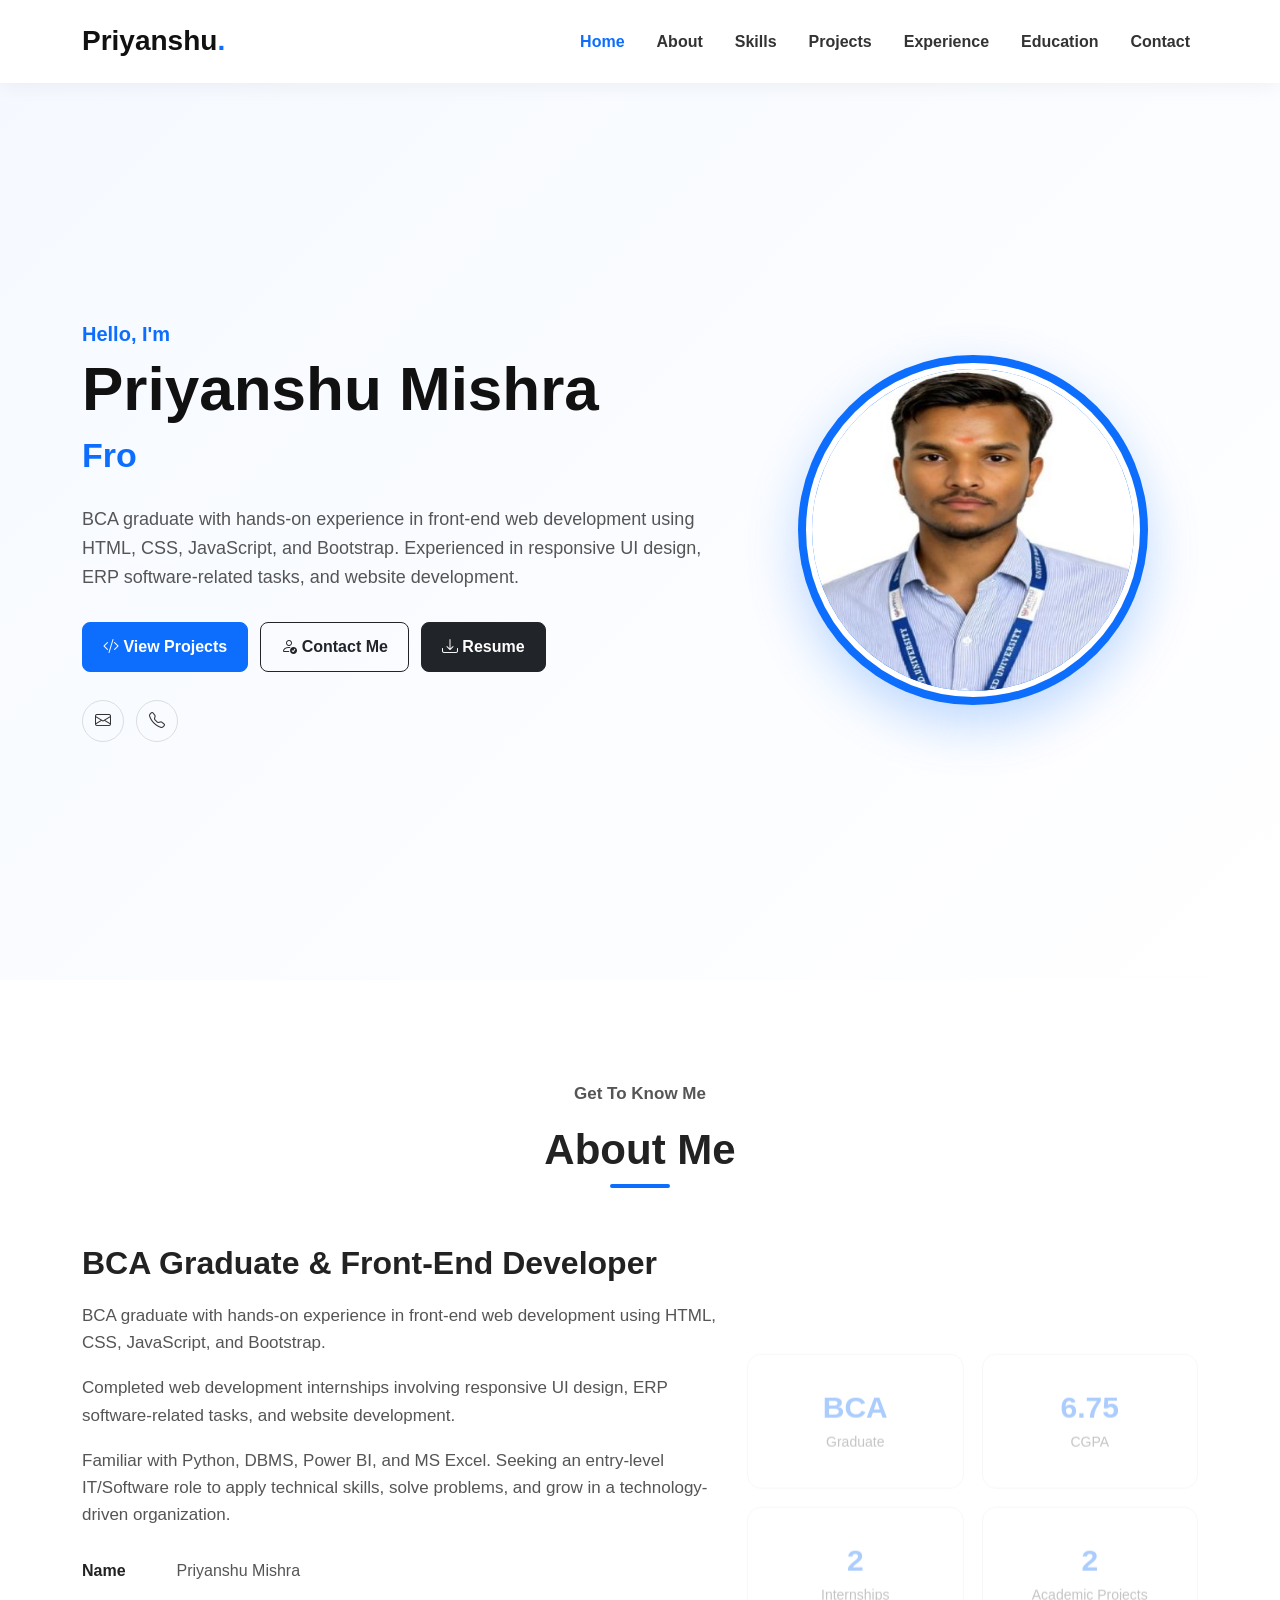
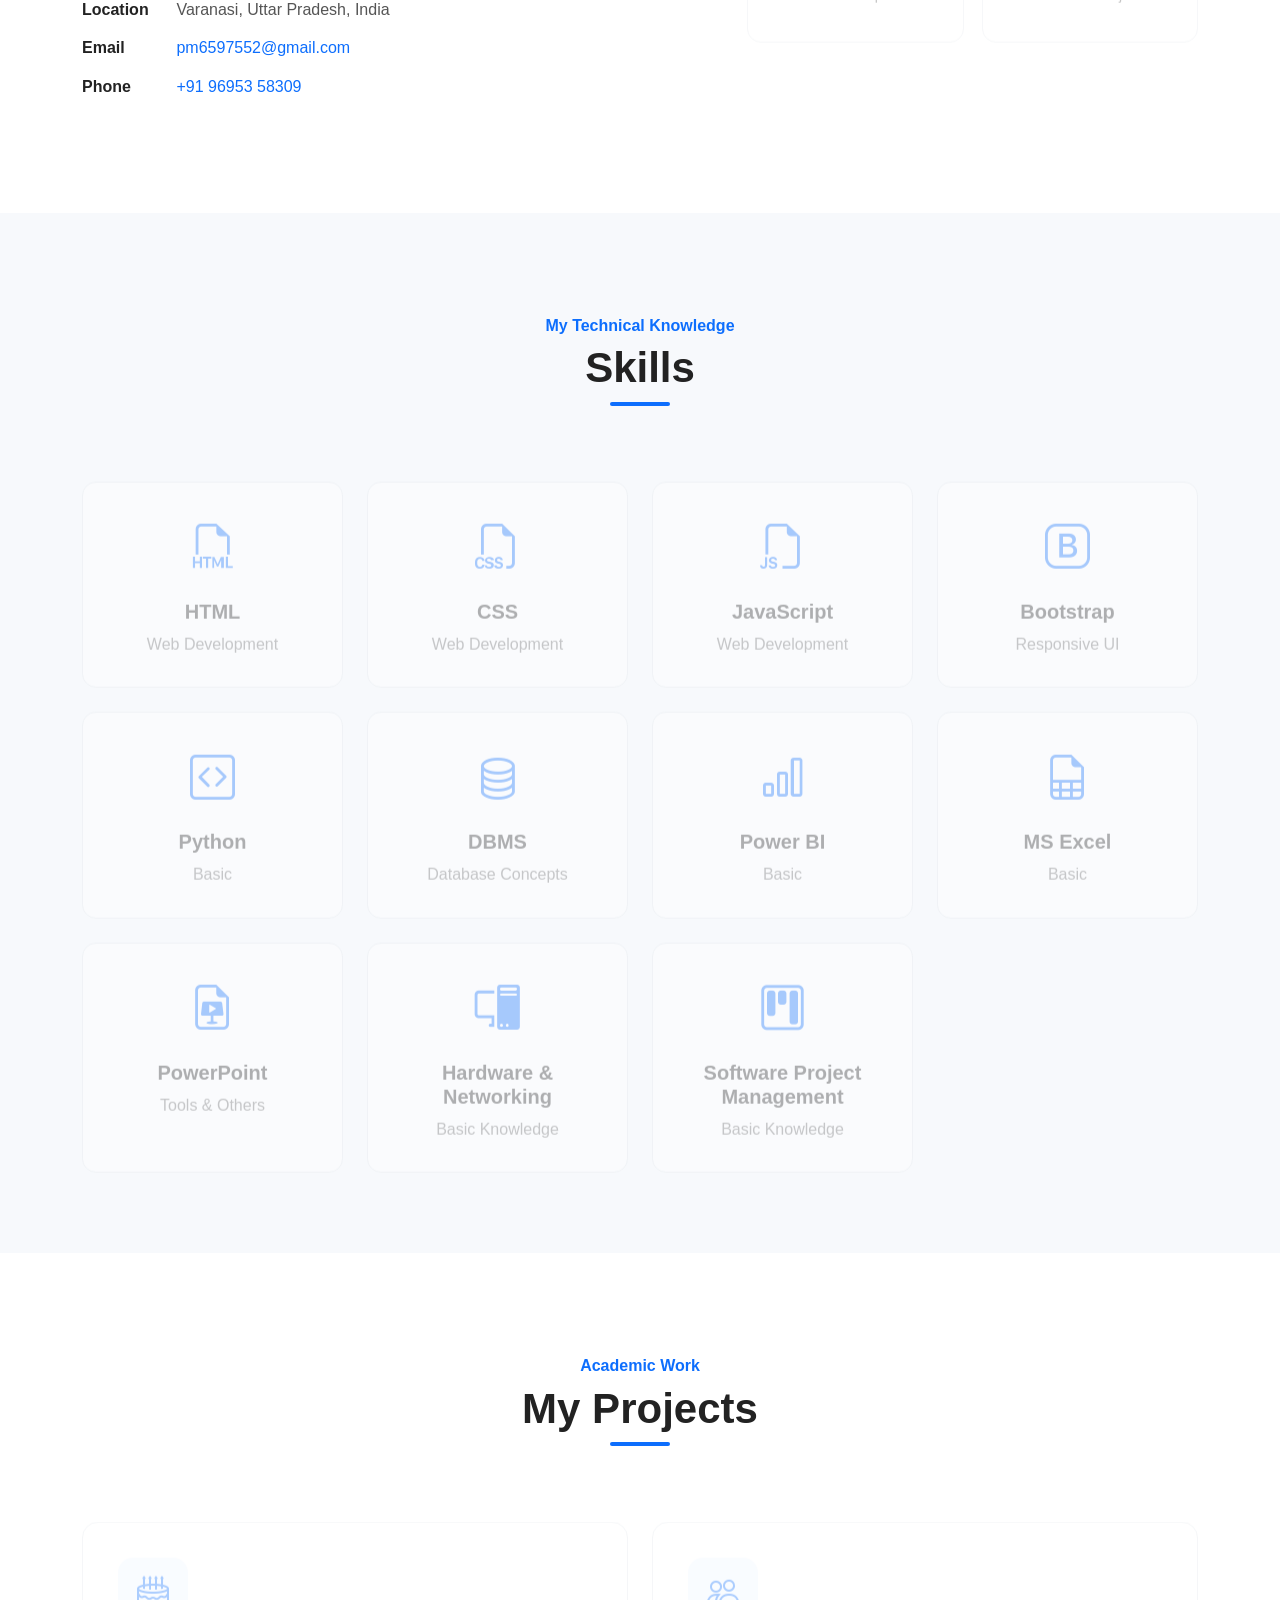
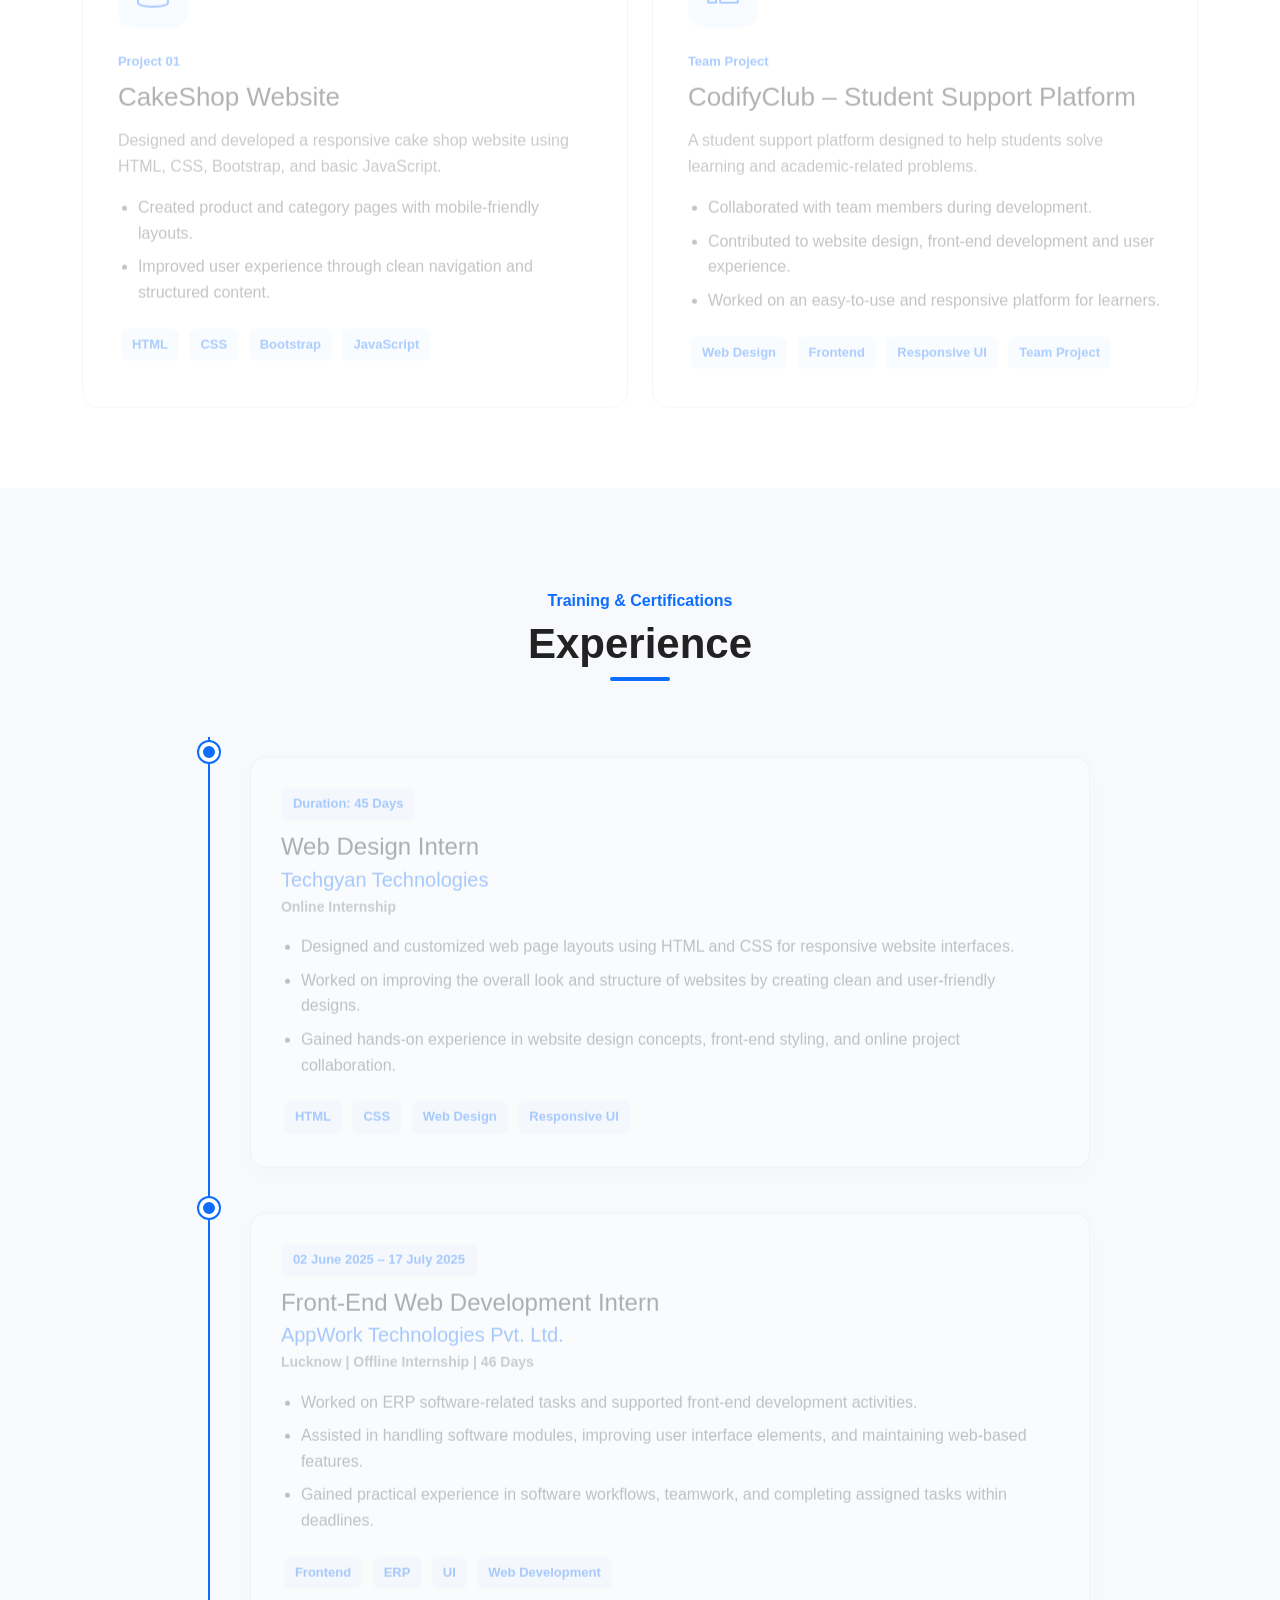
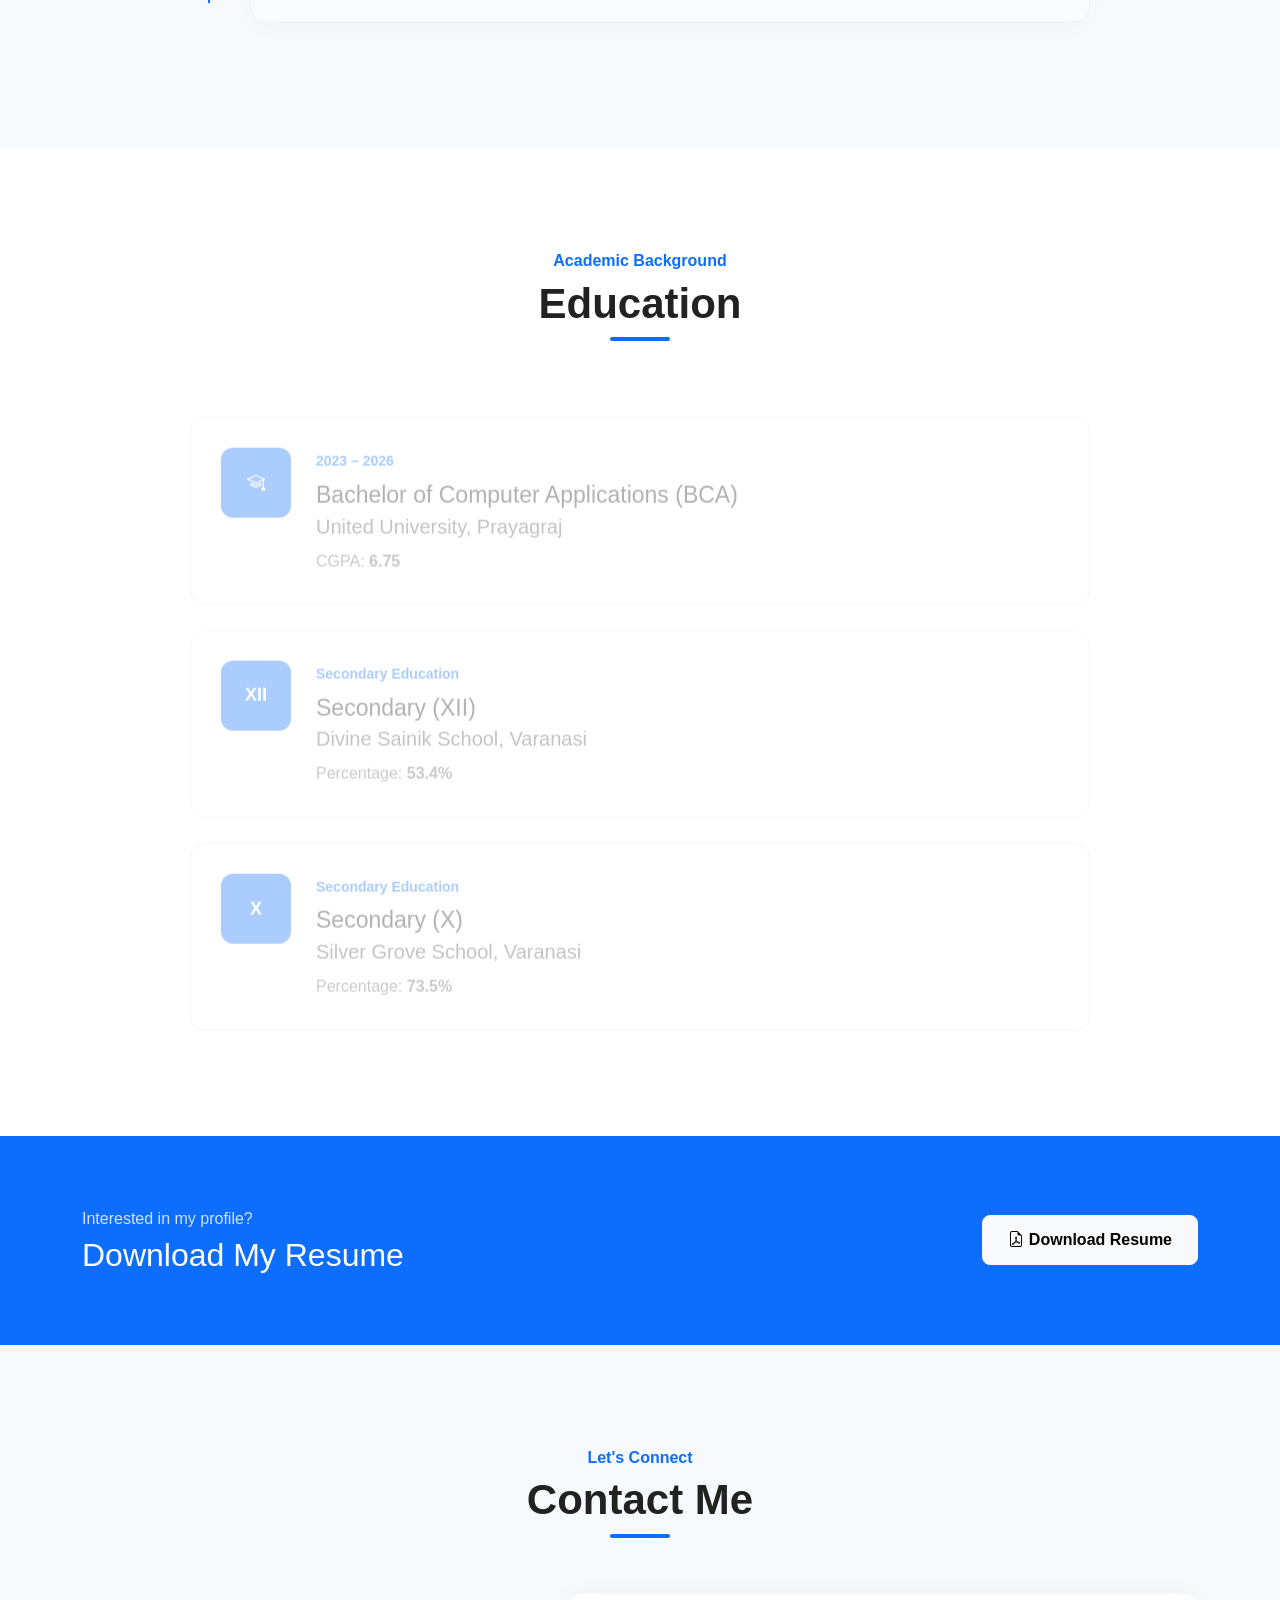
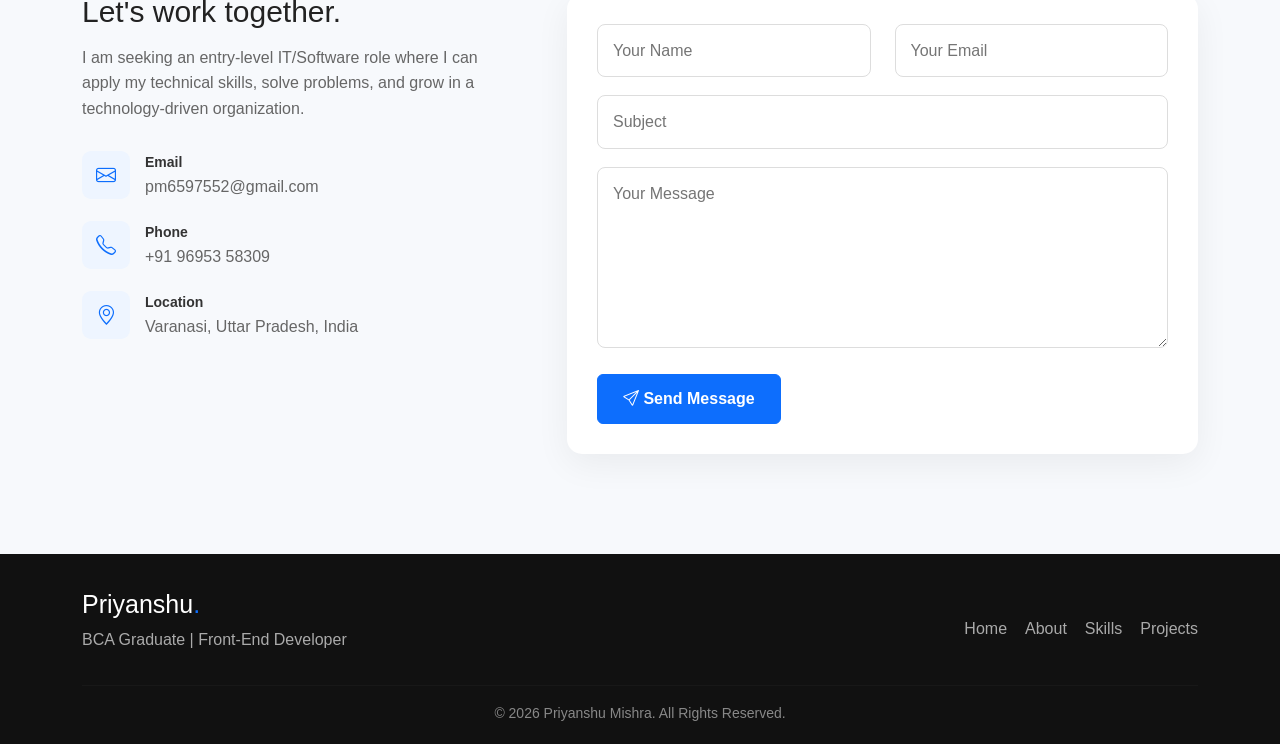
<file: index.html>
<!DOCTYPE html>
<html>
<head>
    <meta charset="UTF-8">
    <meta http-equiv="refresh" content="0; url=Portfolio/index.html">
    <title>Priyanshu Mishra - Portfolio</title>
</head>
<body>
    <p>Opening Portfolio...</p>
</body>
</html>
</file>
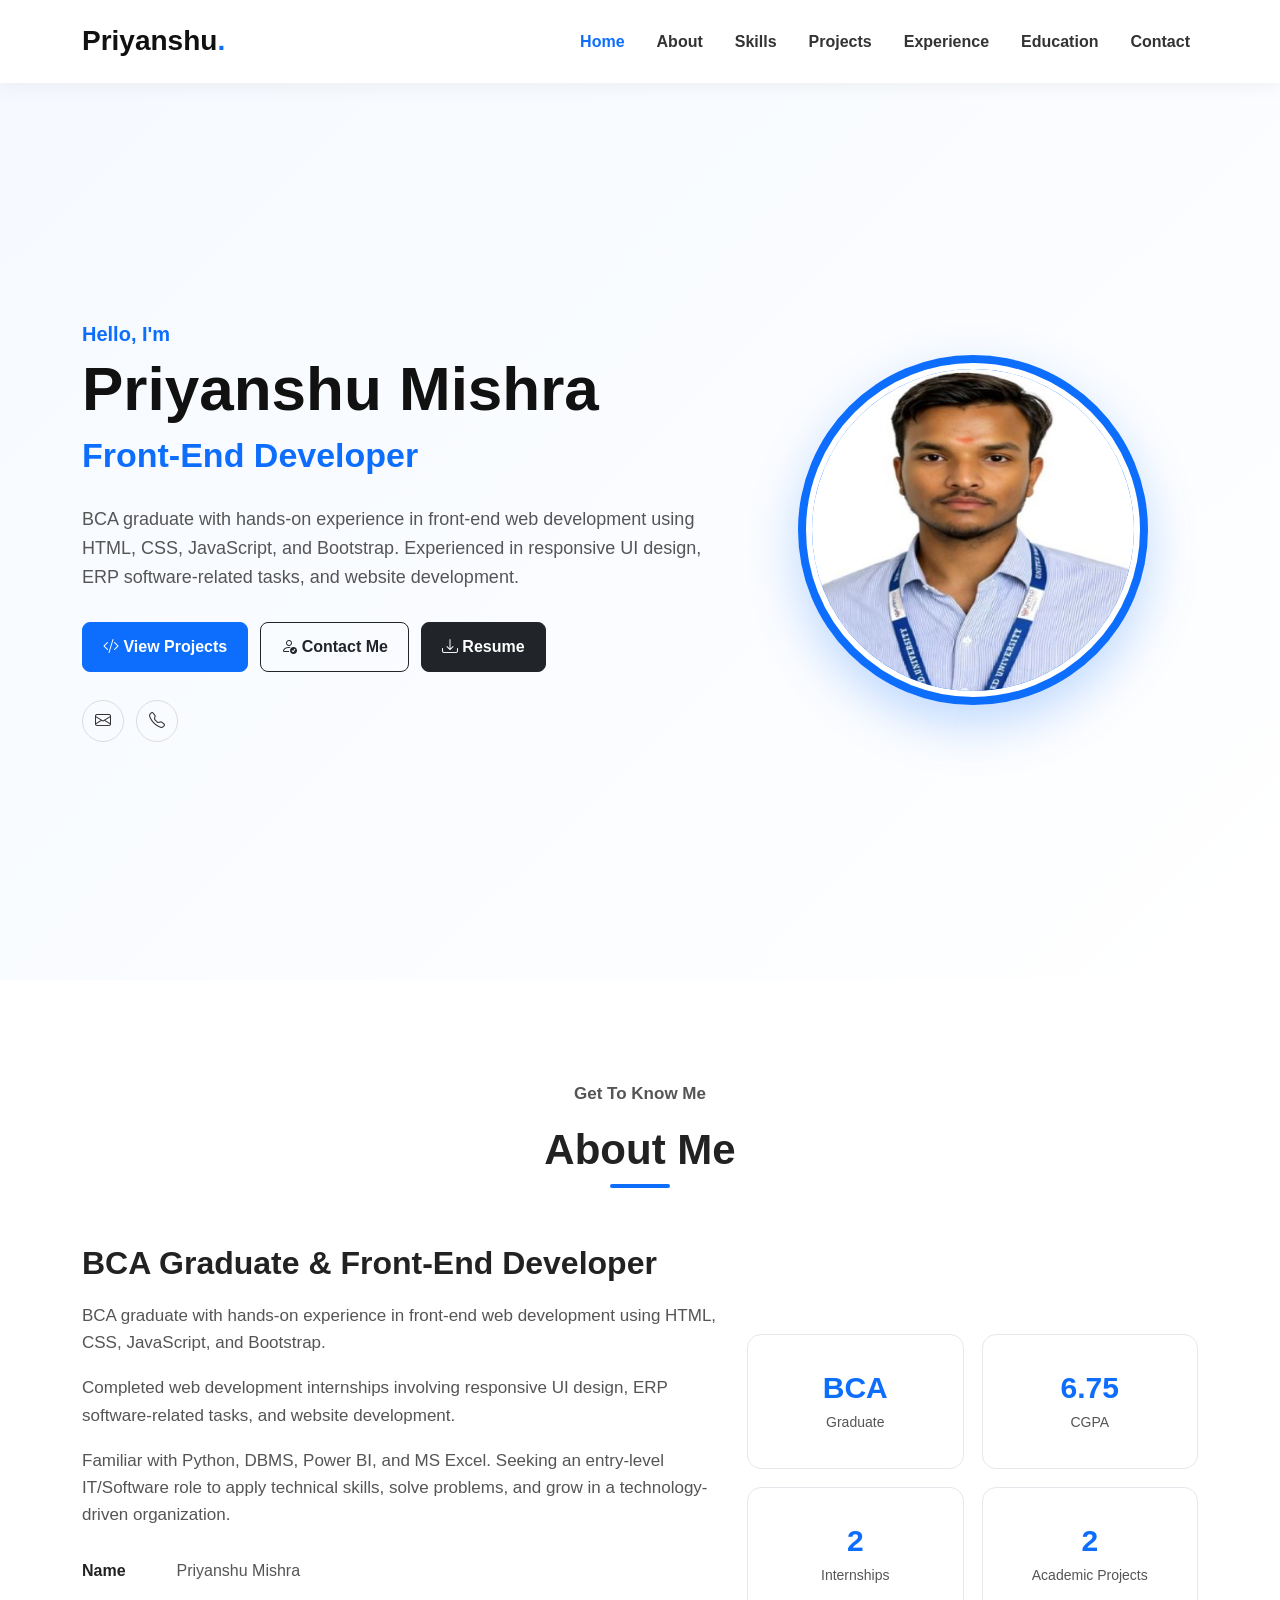
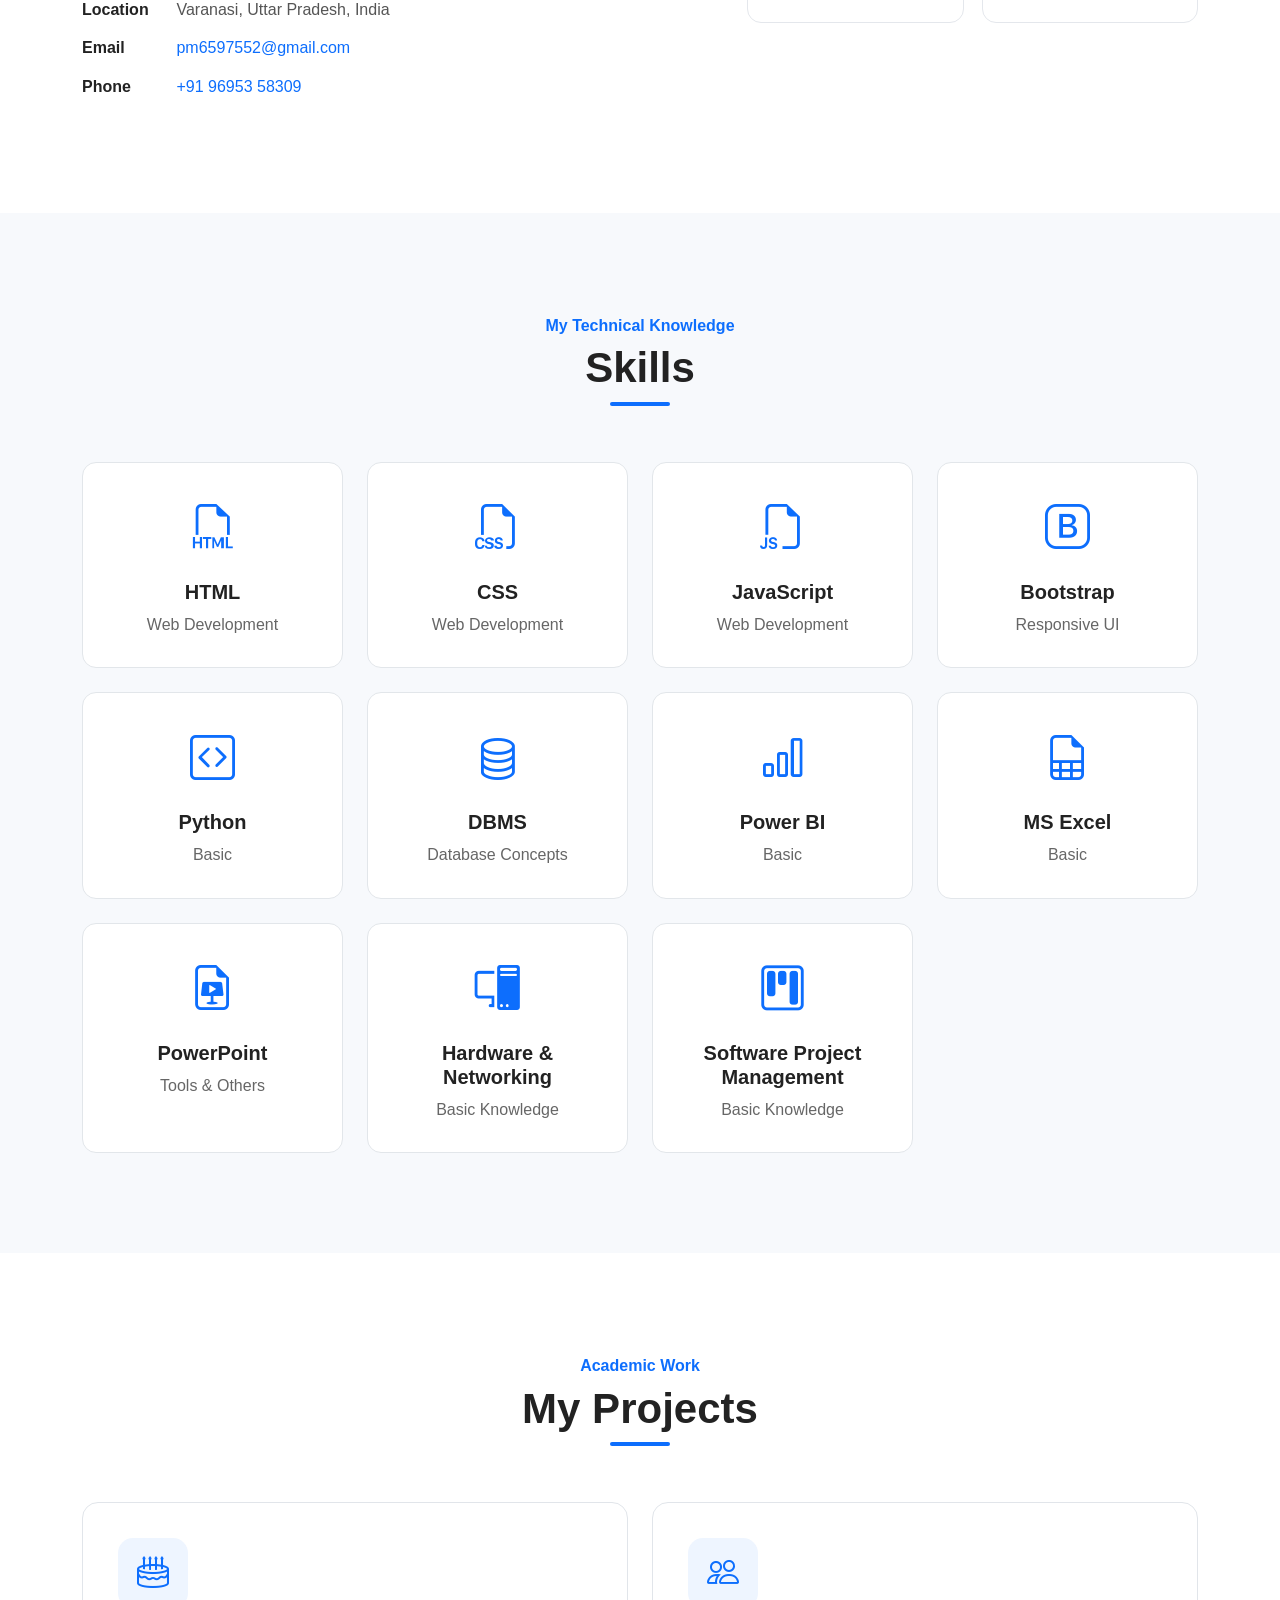
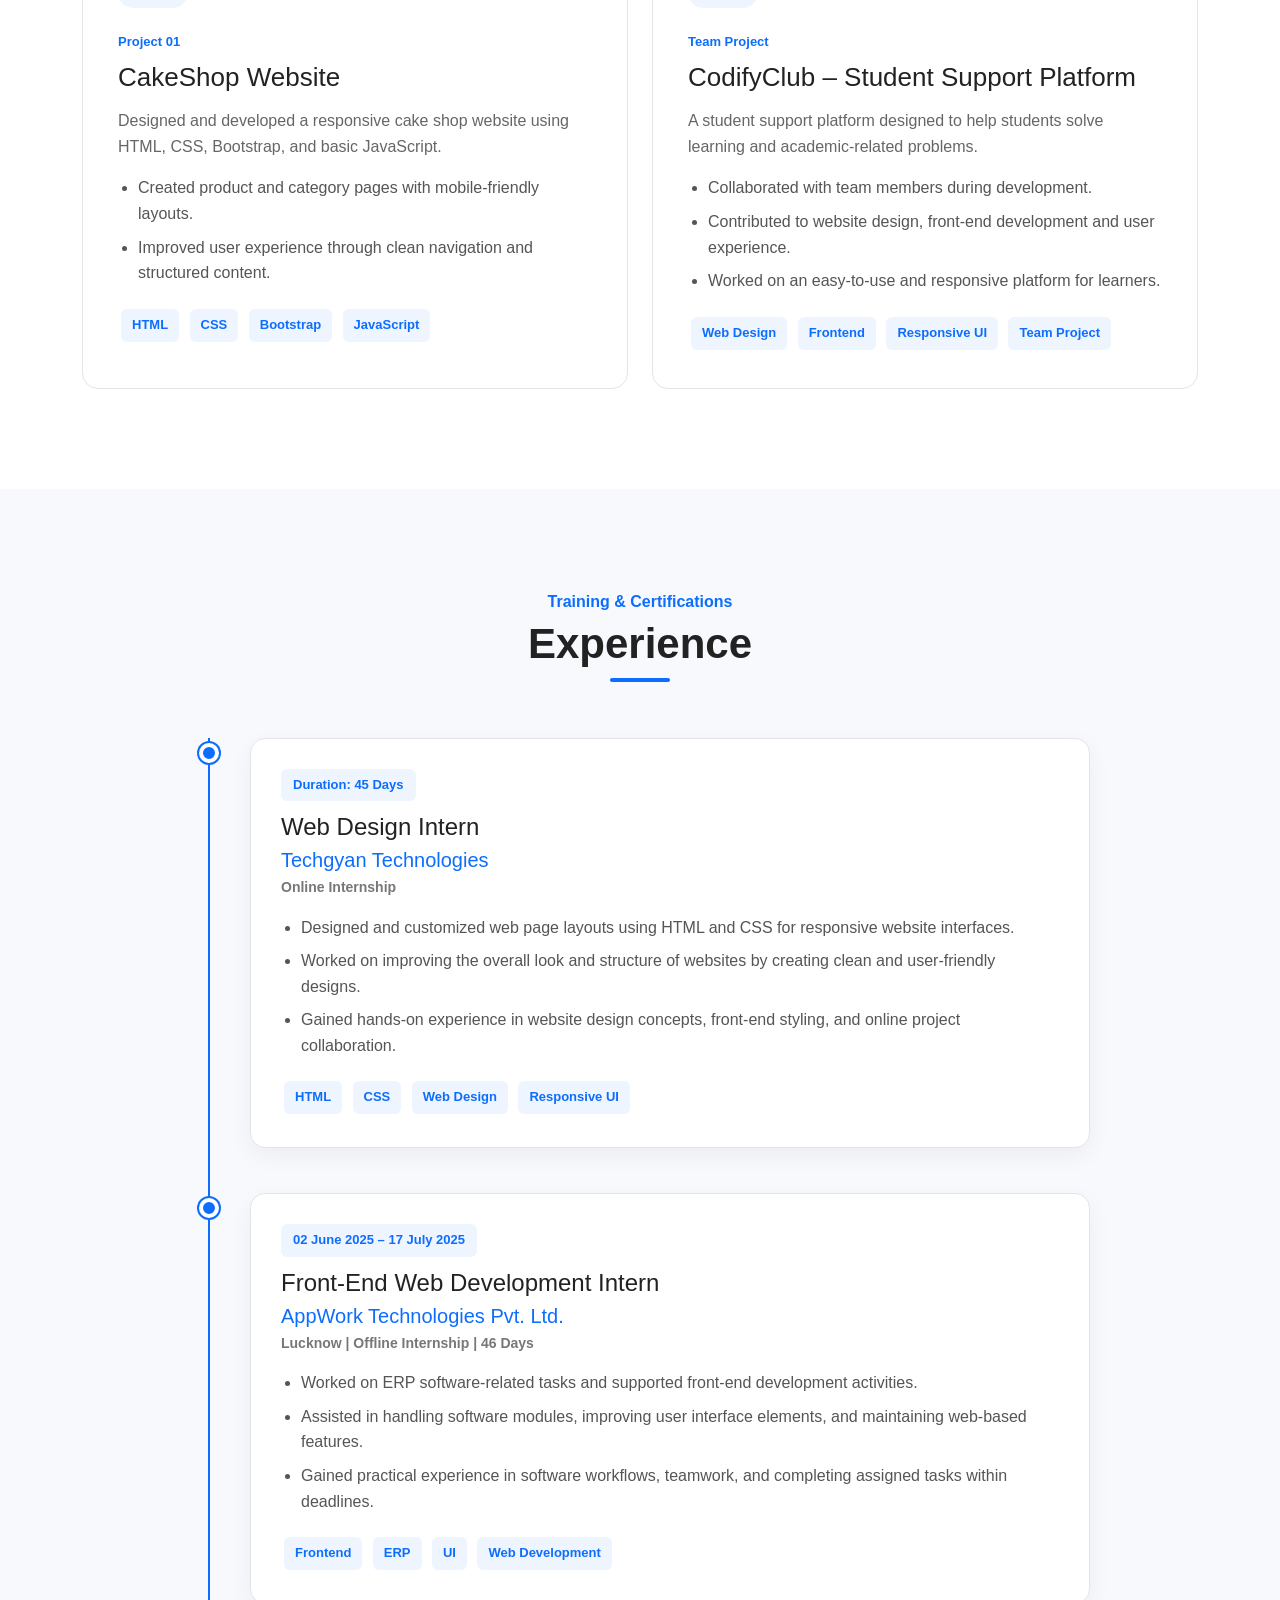
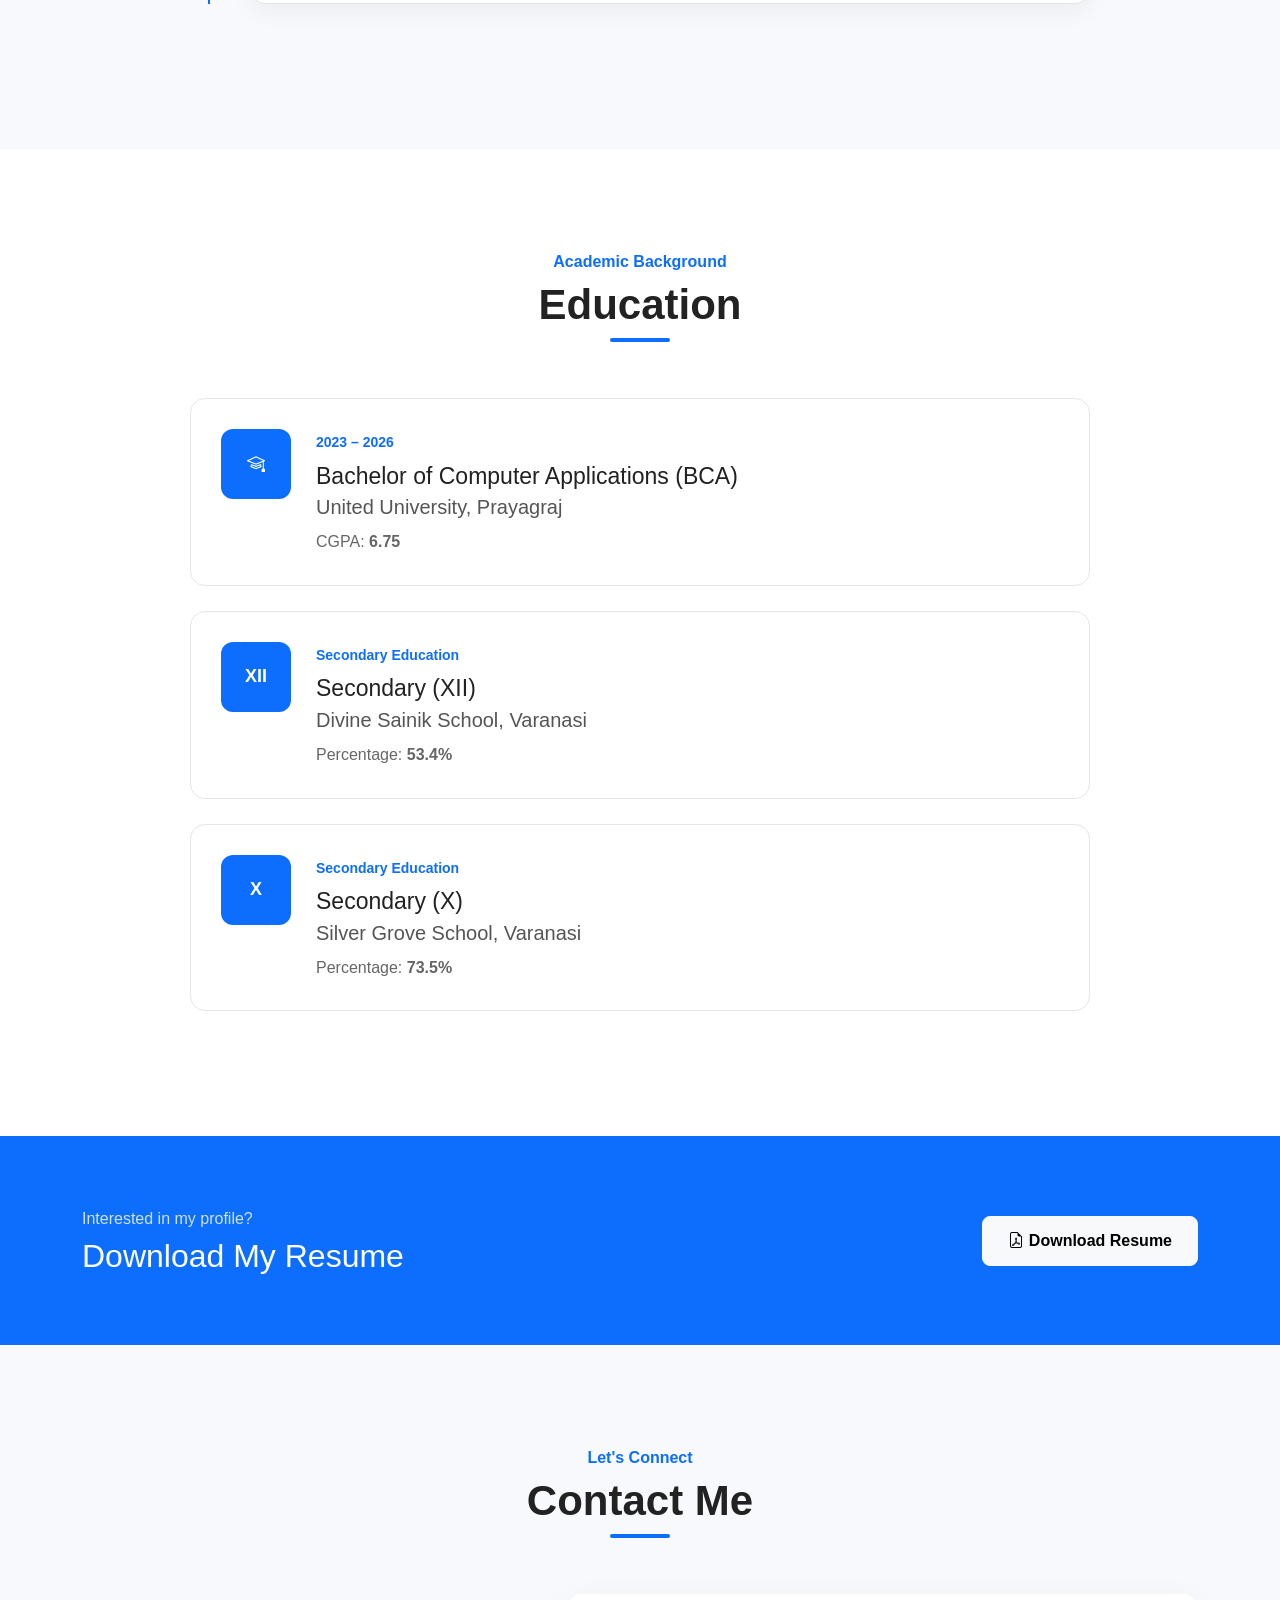
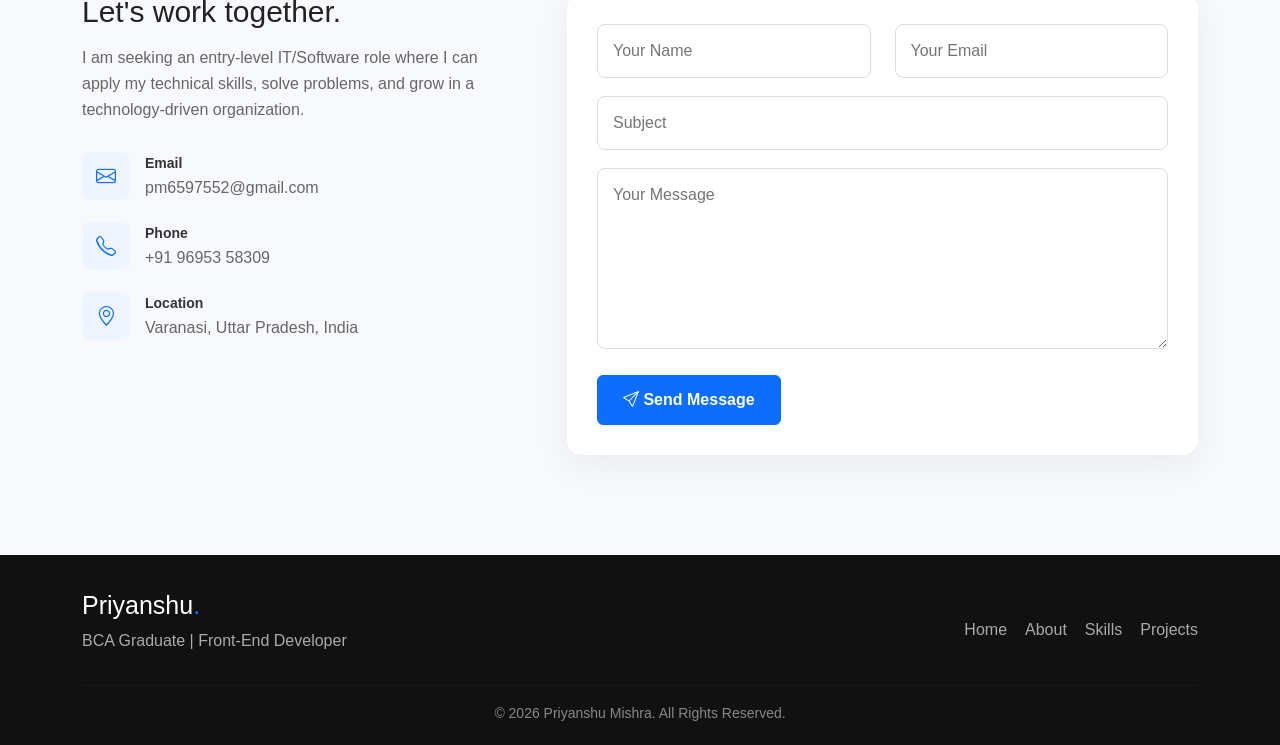
<file: Portfolio/index.html>
<!DOCTYPE html>
<html lang="en">

<head>
    <meta charset="UTF-8">
    <meta name="viewport" content="width=device-width, initial-scale=1.0">

    <title>Priyanshu Mishra | Front-End Developer</title>

    <meta name="description"
        content="Priyanshu Mishra - BCA Graduate and Front-End Web Developer Portfolio">

    <!-- Bootstrap -->
    <link
        href="https://cdn.jsdelivr.net/npm/bootstrap@5.3.3/dist/css/bootstrap.min.css"
        rel="stylesheet">

    <!-- Bootstrap Icons -->
    <link
        rel="stylesheet"
        href="https://cdn.jsdelivr.net/npm/bootstrap-icons@1.11.3/font/bootstrap-icons.min.css">

    <!-- CSS -->
    <link rel="stylesheet" href="style.css">
</head>

<body>

    <!-- ================= NAVBAR ================= -->

    <nav class="navbar navbar-expand-lg fixed-top">

        <div class="container">

            <a class="navbar-brand" href="#home">
                Priyanshu<span>.</span>
            </a>

            <button
                class="navbar-toggler"
                type="button"
                data-bs-toggle="collapse"
                data-bs-target="#navbarNav">

                <span class="navbar-toggler-icon"></span>

            </button>

            <div class="collapse navbar-collapse" id="navbarNav">

                <ul class="navbar-nav ms-auto">

                    <li class="nav-item">
                        <a class="nav-link active" href="#home">
                            Home
                        </a>
                    </li>

                    <li class="nav-item">
                        <a class="nav-link" href="#about">
                            About
                        </a>
                    </li>

                    <li class="nav-item">
                        <a class="nav-link" href="#skills">
                            Skills
                        </a>
                    </li>

                    <li class="nav-item">
                        <a class="nav-link" href="#projects">
                            Projects
                        </a>
                    </li>

                    <li class="nav-item">
                        <a class="nav-link" href="#experience">
                            Experience
                        </a>
                    </li>

                    <li class="nav-item">
                        <a class="nav-link" href="#education">
                            Education
                        </a>
                    </li>

                    <li class="nav-item">
                        <a class="nav-link" href="#contact">
                            Contact
                        </a>
                    </li>

                </ul>

            </div>

        </div>

    </nav>


    <!-- ================= HOME ================= -->

    <section id="home" class="hero">

        <div class="container">

            <div class="row align-items-center min-vh-100">

                <div class="col-lg-7">

                    <div class="hero-content">

                        <p class="small-heading">
                            Hello, I'm
                        </p>

                        <h1>
                            Priyanshu Mishra
                        </h1>

                        <h2 id="typing-text">
                            Front-End Developer
                        </h2>

                        <p class="hero-description">
                            BCA graduate with hands-on experience in
                            front-end web development using HTML, CSS,
                            JavaScript, and Bootstrap. Experienced in
                            responsive UI design, ERP software-related
                            tasks, and website development.
                        </p>

                        <div class="hero-buttons">

                            <a
                                href="#projects"
                                class="btn btn-primary">

                                <i class="bi bi-code-slash"></i>
                                View Projects

                            </a>

                            <a
                                href="#contact"
                                class="btn btn-outline-dark">

                                <i class="bi bi-person-check"></i>
                                Contact Me

                            </a>

                            <a
                                href="Priyanshu_Mishra_Resume.pdf"
                                class="btn btn-dark"
                                download>

                                <i class="bi bi-download"></i>
                                Resume

                            </a>

                        </div>

                        <div class="social-links">

                            <a
                                href="mailto:pm6597552@gmail.com"
                                title="Email">

                                <i class="bi bi-envelope"></i>

                            </a>

                            <a
                                href="#contact"
                                title="Contact">

                                <i class="bi bi-telephone"></i>

                            </a>

                        </div>

                    </div>

                </div>


                <!-- PHOTO -->

                <div class="col-lg-5">

                    <div class="profile-container">

                        <div class="profile-circle">

                            <img
                                src="Priyanshu.jpg"
                                alt="Priyanshu Mishra">

                        </div>

                    </div>

                </div>

            </div>

        </div>

    </section>


    <!-- ================= ABOUT ================= -->

    <section id="about" class="section-padding">

        <div class="container">

            <div class="section-title">

                <p>Get To Know Me</p>

                <h2>About Me</h2>

            </div>


            <div class="row align-items-center">

                <div class="col-lg-7">

                    <h3>
                        BCA Graduate & Front-End Developer
                    </h3>

                    <p>
                        BCA graduate with hands-on experience in
                        front-end web development using HTML, CSS,
                        JavaScript, and Bootstrap.
                    </p>

                    <p>
                        Completed web development internships involving
                        responsive UI design, ERP software-related tasks,
                        and website development.
                    </p>

                    <p>
                        Familiar with Python, DBMS, Power BI, and
                        MS Excel. Seeking an entry-level IT/Software
                        role to apply technical skills, solve problems,
                        and grow in a technology-driven organization.
                    </p>


                    <div class="personal-details">

                        <div>
                            <strong>Name</strong>
                            <span>Priyanshu Mishra</span>
                        </div>

                        <div>
                            <strong>Location</strong>
                            <span>Varanasi, Uttar Pradesh, India</span>
                        </div>

                        <div>
                            <strong>Email</strong>
                            <a href="mailto:pm6597552@gmail.com">
                                pm6597552@gmail.com
                            </a>
                        </div>

                        <div>
                            <strong>Phone</strong>
                            <a href="tel:+919695358309">
                                +91 96953 58309
                            </a>
                        </div>

                    </div>

                </div>


                <div class="col-lg-5">

                    <div class="about-stats">

                        <div class="stat-card">

                            <h3>BCA</h3>

                            <p>
                                Graduate
                            </p>

                        </div>


                        <div class="stat-card">

                            <h3>6.75</h3>

                            <p>
                                CGPA
                            </p>

                        </div>


                        <div class="stat-card">

                            <h3>2</h3>

                            <p>
                                Internships
                            </p>

                        </div>


                        <div class="stat-card">

                            <h3>2</h3>

                            <p>
                                Academic Projects
                            </p>

                        </div>

                    </div>

                </div>

            </div>

        </div>

    </section>


    <!-- ================= SKILLS ================= -->

    <section id="skills" class="section-padding bg-light">

        <div class="container">

            <div class="section-title">

                <p>My Technical Knowledge</p>

                <h2>Skills</h2>

            </div>


            <div class="row g-4">


                <!-- HTML -->

                <div class="col-md-6 col-lg-3">

                    <div class="skill-card">

                        <i class="bi bi-filetype-html"></i>

                        <h3>HTML</h3>

                        <p>
                            Web Development
                        </p>

                    </div>

                </div>


                <!-- CSS -->

                <div class="col-md-6 col-lg-3">

                    <div class="skill-card">

                        <i class="bi bi-filetype-css"></i>

                        <h3>CSS</h3>

                        <p>
                            Web Development
                        </p>

                    </div>

                </div>


                <!-- JavaScript -->

                <div class="col-md-6 col-lg-3">

                    <div class="skill-card">

                        <i class="bi bi-filetype-js"></i>

                        <h3>JavaScript</h3>

                        <p>
                            Web Development
                        </p>

                    </div>

                </div>


                <!-- Bootstrap -->

                <div class="col-md-6 col-lg-3">

                    <div class="skill-card">

                        <i class="bi bi-bootstrap"></i>

                        <h3>Bootstrap</h3>

                        <p>
                            Responsive UI
                        </p>

                    </div>

                </div>


                <!-- Python -->

                <div class="col-md-6 col-lg-3">

                    <div class="skill-card">

                        <i class="bi bi-code-square"></i>

                        <h3>Python</h3>

                        <p>
                            Basic
                        </p>

                    </div>

                </div>


                <!-- DBMS -->

                <div class="col-md-6 col-lg-3">

                    <div class="skill-card">

                        <i class="bi bi-database"></i>

                        <h3>DBMS</h3>

                        <p>
                            Database Concepts
                        </p>

                    </div>

                </div>


                <!-- Power BI -->

                <div class="col-md-6 col-lg-3">

                    <div class="skill-card">

                        <i class="bi bi-bar-chart"></i>

                        <h3>Power BI</h3>

                        <p>
                            Basic
                        </p>

                    </div>

                </div>


                <!-- Excel -->

                <div class="col-md-6 col-lg-3">

                    <div class="skill-card">

                        <i class="bi bi-file-earmark-spreadsheet"></i>

                        <h3>MS Excel</h3>

                        <p>
                            Basic
                        </p>

                    </div>

                </div>


                <!-- Other -->

                <div class="col-md-6 col-lg-3">

                    <div class="skill-card">

                        <i class="bi bi-file-earmark-slides"></i>

                        <h3>PowerPoint</h3>

                        <p>
                            Tools & Others
                        </p>

                    </div>

                </div>


                <div class="col-md-6 col-lg-3">

                    <div class="skill-card">

                        <i class="bi bi-pc-display"></i>

                        <h3>Hardware & Networking</h3>

                        <p>
                            Basic Knowledge
                        </p>

                    </div>

                </div>


                <div class="col-md-6 col-lg-3">

                    <div class="skill-card">

                        <i class="bi bi-kanban"></i>

                        <h3>Software Project Management</h3>

                        <p>
                            Basic Knowledge
                        </p>

                    </div>

                </div>

            </div>

        </div>

    </section>


    <!-- ================= PROJECTS ================= -->

    <section id="projects" class="section-padding">

        <div class="container">

            <div class="section-title">

                <p>Academic Work</p>

                <h2>My Projects</h2>

            </div>


            <div class="row g-4">


                <!-- CAKE SHOP -->

                <div class="col-lg-6">

                    <div class="project-card">

                        <div class="project-icon">

                            <i class="bi bi-cake2"></i>

                        </div>

                        <div class="project-content">

                            <span class="project-number">
                                Project 01
                            </span>

                            <h3>
                                CakeShop Website
                            </h3>

                            <p>
                                Designed and developed a responsive
                                cake shop website using HTML, CSS,
                                Bootstrap, and basic JavaScript.
                            </p>

                            <ul>

                                <li>
                                    Created product and category pages
                                    with mobile-friendly layouts.
                                </li>

                                <li>
                                    Improved user experience through
                                    clean navigation and structured
                                    content.
                                </li>

                            </ul>


                            <div class="tech-tags">

                                <span>HTML</span>
                                <span>CSS</span>
                                <span>Bootstrap</span>
                                <span>JavaScript</span>

                            </div>

                        </div>

                    </div>

                </div>


                <!-- CODIFY CLUB -->

                <div class="col-lg-6">

                    <div class="project-card">

                        <div class="project-icon">

                            <i class="bi bi-people"></i>

                        </div>

                        <div class="project-content">

                            <span class="project-number">
                                Team Project
                            </span>

                            <h3>
                                CodifyClub – Student Support Platform
                            </h3>

                            <p>
                                A student support platform designed
                                to help students solve learning and
                                academic-related problems.
                            </p>

                            <ul>

                                <li>
                                    Collaborated with team members
                                    during development.
                                </li>

                                <li>
                                    Contributed to website design,
                                    front-end development and
                                    user experience.
                                </li>

                                <li>
                                    Worked on an easy-to-use and
                                    responsive platform for learners.
                                </li>

                            </ul>


                            <div class="tech-tags">

                                <span>Web Design</span>
                                <span>Frontend</span>
                                <span>Responsive UI</span>
                                <span>Team Project</span>

                            </div>

                        </div>

                    </div>

                </div>

            </div>

        </div>

    </section>


    <!-- ================= EXPERIENCE ================= -->

    <section id="experience" class="section-padding bg-light">

        <div class="container">

            <div class="section-title">

                <p>Training & Certifications</p>

                <h2>Experience</h2>

            </div>


            <div class="timeline">


                <!-- TECHGYAN -->

                <div class="timeline-item">

                    <div class="timeline-dot"></div>

                    <div class="timeline-content">

                        <span class="date">
                            Duration: 45 Days
                        </span>

                        <h3>
                            Web Design Intern
                        </h3>

                        <h5>
                            Techgyan Technologies
                        </h5>

                        <p class="internship-type">
                            Online Internship
                        </p>

                        <ul>

                            <li>
                                Designed and customized web page
                                layouts using HTML and CSS for
                                responsive website interfaces.
                            </li>

                            <li>
                                Worked on improving the overall look
                                and structure of websites by creating
                                clean and user-friendly designs.
                            </li>

                            <li>
                                Gained hands-on experience in website
                                design concepts, front-end styling,
                                and online project collaboration.
                            </li>

                        </ul>


                        <div class="tech-tags">

                            <span>HTML</span>
                            <span>CSS</span>
                            <span>Web Design</span>
                            <span>Responsive UI</span>

                        </div>

                    </div>

                </div>


                <!-- APPWORK -->

                <div class="timeline-item">

                    <div class="timeline-dot"></div>

                    <div class="timeline-content">

                        <span class="date">
                            02 June 2025 – 17 July 2025
                        </span>

                        <h3>
                            Front-End Web Development Intern
                        </h3>

                        <h5>
                            AppWork Technologies Pvt. Ltd.
                        </h5>

                        <p class="internship-type">
                            Lucknow | Offline Internship | 46 Days
                        </p>

                        <ul>

                            <li>
                                Worked on ERP software-related tasks
                                and supported front-end development
                                activities.
                            </li>

                            <li>
                                Assisted in handling software modules,
                                improving user interface elements,
                                and maintaining web-based features.
                            </li>

                            <li>
                                Gained practical experience in software
                                workflows, teamwork, and completing
                                assigned tasks within deadlines.
                            </li>

                        </ul>


                        <div class="tech-tags">

                            <span>Frontend</span>
                            <span>ERP</span>
                            <span>UI</span>
                            <span>Web Development</span>

                        </div>

                    </div>

                </div>

            </div>

        </div>

    </section>


    <!-- ================= EDUCATION ================= -->

    <section id="education" class="section-padding">

        <div class="container">

            <div class="section-title">

                <p>Academic Background</p>

                <h2>Education</h2>

            </div>


            <!-- BCA -->

            <div class="education-card">

                <div class="education-icon">
                    <i class="bi bi-mortarboard"></i>
                </div>

                <div>

                    <span class="education-date">
                        2023 – 2026
                    </span>

                    <h3>
                        Bachelor of Computer Applications (BCA)
                    </h3>

                    <h5>
                        United University, Prayagraj
                    </h5>

                    <p>
                        CGPA: <strong>6.75</strong>
                    </p>

                </div>

            </div>


            <!-- XII -->

            <div class="education-card">

                <div class="education-icon">
                    XII
                </div>

                <div>

                    <span class="education-date">
                        Secondary Education
                    </span>

                    <h3>
                        Secondary (XII)
                    </h3>

                    <h5>
                        Divine Sainik School, Varanasi
                    </h5>

                    <p>
                        Percentage: <strong>53.4%</strong>
                    </p>

                </div>

            </div>


            <!-- X -->

            <div class="education-card">

                <div class="education-icon">
                    X
                </div>

                <div>

                    <span class="education-date">
                        Secondary Education
                    </span>

                    <h3>
                        Secondary (X)
                    </h3>

                    <h5>
                        Silver Grove School, Varanasi
                    </h5>

                    <p>
                        Percentage: <strong>73.5%</strong>
                    </p>

                </div>

            </div>

        </div>

    </section>


    <!-- ================= RESUME ================= -->

    <section class="resume-section">

        <div class="container">

            <div class="resume-box">

                <div>

                    <p>
                        Interested in my profile?
                    </p>

                    <h2>
                        Download My Resume
                    </h2>

                </div>


                <a
                    href="resume/Priyanshu-Mishra-Resume.pdf"
                    class="btn btn-light"
                    download>

                    <i class="bi bi-file-earmark-pdf"></i>

                    Download Resume

                </a>

            </div>

        </div>

    </section>


    <!-- ================= CONTACT ================= -->

    <section id="contact" class="section-padding bg-light">

        <div class="container">

            <div class="section-title">

                <p>Let's Connect</p>

                <h2>Contact Me</h2>

            </div>


            <div class="row g-5">


                <!-- CONTACT INFORMATION -->

                <div class="col-lg-5">

                    <div class="contact-info">

                        <h3>
                            Let's work together.
                        </h3>

                        <p>
                            I am seeking an entry-level IT/Software
                            role where I can apply my technical skills,
                            solve problems, and grow in a
                            technology-driven organization.
                        </p>


                        <div class="contact-item">

                            <div class="contact-icon">

                                <i class="bi bi-envelope"></i>

                            </div>

                            <div>

                                <small>Email</small>

                                <a href="mailto:pm6597552@gmail.com">
                                    pm6597552@gmail.com
                                </a>

                            </div>

                        </div>


                        <div class="contact-item">

                            <div class="contact-icon">

                                <i class="bi bi-telephone"></i>

                            </div>

                            <div>

                                <small>Phone</small>

                                <a href="tel:+919695358309">
                                    +91 96953 58309
                                </a>

                            </div>

                        </div>


                        <div class="contact-item">

                            <div class="contact-icon">

                                <i class="bi bi-geo-alt"></i>

                            </div>

                            <div>

                                <small>Location</small>

                                <span>
                                    Varanasi, Uttar Pradesh, India
                                </span>

                            </div>

                        </div>

                    </div>

                </div>


                <!-- CONTACT FORM -->

                <div class="col-lg-7">

                    <form
                        id="contactForm"
                        class="contact-form">

                        <div class="row">

                            <div class="col-md-6">

                                <input
                                    type="text"
                                    id="name"
                                    placeholder="Your Name"
                                    required>

                            </div>

                            <div class="col-md-6">

                                <input
                                    type="email"
                                    id="email"
                                    placeholder="Your Email"
                                    required>

                            </div>

                        </div>


                        <input
                            type="text"
                            id="subject"
                            placeholder="Subject"
                            required>


                        <textarea
                            id="message"
                            rows="6"
                            placeholder="Your Message"
                            required></textarea>


                        <button
                            type="submit"
                            class="btn btn-primary">

                            <i class="bi bi-send"></i>

                            Send Message

                        </button>

                    </form>

                </div>

            </div>

        </div>

    </section>


    <!-- ================= FOOTER ================= -->

    <footer>

        <div class="container">

            <div class="footer-content">

                <div>

                    <h3>
                        Priyanshu<span>.</span>
                    </h3>

                    <p>
                        BCA Graduate | Front-End Developer
                    </p>

                </div>


                <div class="footer-links">

                    <a href="#home">Home</a>
                    <a href="#about">About</a>
                    <a href="#skills">Skills</a>
                    <a href="#projects">Projects</a>

                </div>

            </div>


            <hr>


            <p class="copyright">

                © 2026 Priyanshu Mishra.
                All Rights Reserved.

            </p>

        </div>

    </footer>


    <!-- Bootstrap JS -->

    <script
        src="https://cdn.jsdelivr.net/npm/bootstrap@5.3.3/dist/js/bootstrap.bundle.min.js">
    </script>


    <!-- Custom JS -->

    <script src="script.js"></script>

</body>

</html>
</file>
<file: Portfolio/style.css>
* {
    margin: 0;
    padding: 0;
    box-sizing: border-box;
    scroll-behavior: smooth;
}

body {
    font-family: Arial, Helvetica, sans-serif;
    color: #222;
    background: #fff;
    line-height: 1.6;
}

a {
    text-decoration: none;
}

section {
    scroll-margin-top: 80px;
}

.section-padding {
    padding: 100px 0;
}

.bg-light {
    background: #f7f9fc !important;
}


/* ================= NAVBAR ================= */

.navbar {
    background: rgba(255, 255, 255, 0.97);
    backdrop-filter: blur(10px);
    padding: 14px 0;
    box-shadow: 0 2px 20px rgba(0, 0, 0, 0.06);
}

.navbar-brand {
    font-size: 28px;
    font-weight: 800;
    color: #111 !important;
}

.navbar-brand span {
    color: #0d6efd;
}

.nav-link {
    color: #333 !important;
    font-weight: 600;
    margin-left: 16px;
    transition: 0.3s;
}

.nav-link:hover,
.nav-link.active {
    color: #0d6efd !important;
}


/* ================= HERO ================= */

.hero {
    min-height: 100vh;
    background: linear-gradient(
        135deg,
        #f5f9ff,
        #ffffff
    );
    padding-top: 80px;
}

.small-heading {
    color: #0d6efd;
    font-size: 20px;
    font-weight: 700;
    margin-bottom: 5px;
}

.hero h1 {
    font-size: 62px;
    font-weight: 800;
    line-height: 1.1;
    margin-bottom: 12px;
    color: #111;
}

.hero h2 {
    color: #0d6efd;
    font-size: 34px;
    font-weight: 700;
    min-height: 50px;
}

.hero-description {
    max-width: 700px;
    color: #555;
    font-size: 18px;
    margin: 20px 0 30px;
}

.hero-buttons {
    display: flex;
    gap: 12px;
    flex-wrap: wrap;
}

.hero-buttons .btn {
    padding: 12px 20px;
    border-radius: 8px;
    font-weight: 600;
}

.social-links {
    display: flex;
    gap: 12px;
    margin-top: 28px;
}

.social-links a {
    width: 42px;
    height: 42px;
    display: flex;
    justify-content: center;
    align-items: center;
    border: 1px solid #ddd;
    border-radius: 50%;
    color: #333;
    transition: 0.3s;
}

.social-links a:hover {
    background: #0d6efd;
    color: #fff;
    border-color: #0d6efd;
    transform: translateY(-3px);
}


/* ================= PROFILE ================= */

.profile-container {
    display: flex;
    justify-content: center;
    align-items: center;
}

.profile-circle {
    width: 350px;
    height: 350px;
    border-radius: 50%;
    padding: 8px;
    background: #0d6efd;
    box-shadow: 0 20px 50px rgba(13, 110, 253, 0.25);
}

.profile-circle img {
    width: 100%;
    height: 100%;
    object-fit: cover;
    border-radius: 50%;
    border: 6px solid #fff;
}


/* ================= SECTION TITLE ================= */

.section-title {
    text-align: center;
    margin-bottom: 60px;
}

.section-title p {
    color: #0d6efd;
    font-weight: 700;
    margin-bottom: 5px;
}

.section-title h2 {
    font-size: 42px;
    font-weight: 800;
    position: relative;
    display: inline-block;
}

.section-title h2::after {
    content: "";
    position: absolute;
    width: 60px;
    height: 4px;
    background: #0d6efd;
    bottom: -12px;
    left: 50%;
    transform: translateX(-50%);
    border-radius: 5px;
}


/* ================= ABOUT ================= */

#about h3 {
    font-size: 32px;
    font-weight: 750;
    margin-bottom: 20px;
}

#about p {
    color: #555;
    font-size: 17px;
    margin-bottom: 18px;
}

.personal-details {
    margin-top: 30px;
}

.personal-details div {
    margin-bottom: 13px;
}

.personal-details strong {
    display: inline-block;
    width: 90px;
}

.personal-details span {
    color: #555;
}

.personal-details a {
    color: #0d6efd;
}

.about-stats {
    display: grid;
    grid-template-columns: repeat(2, 1fr);
    gap: 18px;
}

.stat-card {
    background: #fff;
    padding: 35px 15px;
    text-align: center;
    border: 1px solid #e4e7ec;
    border-radius: 14px;
    transition: 0.3s;
}

.stat-card:hover {
    transform: translateY(-7px);
    box-shadow: 0 15px 35px rgba(0, 0, 0, 0.08);
}

.stat-card h3 {
    color: #0d6efd;
    font-size: 30px !important;
    margin: 0 0 5px !important;
}

.stat-card p {
    margin: 0 !important;
    font-size: 14px !important;
}


/* ================= SKILLS ================= */

.skill-card {
    height: 100%;
    background: #fff;
    padding: 30px 20px;
    text-align: center;
    border: 1px solid #e2e6ea;
    border-radius: 14px;
    transition: 0.3s;
}

.skill-card:hover {
    transform: translateY(-8px);
    border-color: #0d6efd;
    box-shadow: 0 15px 35px rgba(0, 0, 0, 0.09);
}

.skill-card i {
    font-size: 45px;
    color: #0d6efd;
    margin-bottom: 15px;
    display: block;
}

.skill-card h3 {
    font-size: 20px;
    font-weight: 700;
    margin-bottom: 8px;
}

.skill-card p {
    color: #666;
    margin: 0;
}


/* ================= PROJECT ================= */

.project-card {
    height: 100%;
    padding: 35px;
    background: #fff;
    border: 1px solid #e1e5ea;
    border-radius: 16px;
    transition: 0.3s;
}

.project-card:hover {
    transform: translateY(-8px);
    box-shadow: 0 20px 40px rgba(0, 0, 0, 0.1);
}

.project-icon {
    width: 70px;
    height: 70px;
    background: #eef5ff;
    color: #0d6efd;
    display: flex;
    align-items: center;
    justify-content: center;
    border-radius: 15px;
    font-size: 32px;
    margin-bottom: 20px;
}

.project-number {
    font-size: 13px;
    font-weight: 700;
    color: #0d6efd;
}

.project-content h3 {
    font-size: 26px;
    margin: 8px 0 15px;
}

.project-content p {
    color: #666;
}

.project-content ul {
    padding-left: 20px;
    color: #555;
}

.project-content li {
    margin-bottom: 8px;
}

.tech-tags {
    margin-top: 20px;
}

.tech-tags span {
    display: inline-block;
    padding: 6px 11px;
    background: #eef5ff;
    color: #0d6efd;
    border-radius: 6px;
    font-size: 13px;
    font-weight: 600;
    margin: 3px;
}


/* ================= TIMELINE ================= */

.timeline {
    max-width: 900px;
    margin: auto;
    position: relative;
}

.timeline::before {
    content: "";
    position: absolute;
    width: 2px;
    background: #0d6efd;
    top: 0;
    bottom: 0;
    left: 18px;
}

.timeline-item {
    position: relative;
    padding-left: 60px;
    margin-bottom: 45px;
}

.timeline-dot {
    position: absolute;
    width: 20px;
    height: 20px;
    background: #0d6efd;
    border: 4px solid #fff;
    border-radius: 50%;
    left: 9px;
    top: 5px;
    box-shadow: 0 0 0 2px #0d6efd;
}

.timeline-content {
    background: #fff;
    padding: 30px;
    border-radius: 15px;
    border: 1px solid #e1e5ea;
    box-shadow: 0 8px 25px rgba(0, 0, 0, 0.05);
}

.date {
    display: inline-block;
    color: #0d6efd;
    background: #eef5ff;
    padding: 6px 12px;
    border-radius: 6px;
    font-size: 13px;
    font-weight: 700;
    margin-bottom: 12px;
}

.timeline-content h3 {
    font-size: 24px;
    margin-bottom: 6px;
}

.timeline-content h5 {
    color: #0d6efd;
    margin-bottom: 4px;
}

.internship-type {
    color: #777;
    font-size: 14px;
    font-weight: 600;
}

.timeline-content ul {
    color: #555;
    padding-left: 20px;
}

.timeline-content li {
    margin-bottom: 8px;
}


/* ================= EDUCATION ================= */

.education-card {
    max-width: 900px;
    margin: 0 auto 25px;
    display: flex;
    gap: 25px;
    align-items: flex-start;
    background: #fff;
    padding: 30px;
    border: 1px solid #e2e6ea;
    border-radius: 15px;
    transition: 0.3s;
}

.education-card:hover {
    transform: translateY(-5px);
    box-shadow: 0 15px 30px rgba(0, 0, 0, 0.07);
}

.education-icon {
    min-width: 70px;
    height: 70px;
    display: flex;
    justify-content: center;
    align-items: center;
    background: #0d6efd;
    color: #fff;
    border-radius: 12px;
    font-weight: 700;
    font-size: 18px;
}

.education-date {
    color: #0d6efd;
    font-weight: 600;
    font-size: 14px;
}

.education-card h3 {
    margin: 8px 0 5px;
    font-size: 23px;
}

.education-card h5 {
    color: #555;
    margin-bottom: 10px;
}

.education-card p {
    color: #666;
    margin: 0;
}


/* ================= RESUME ================= */

.resume-section {
    padding: 70px 0;
    background: #0d6efd;
}

.resume-box {
    display: flex;
    align-items: center;
    justify-content: space-between;
    gap: 30px;
}

.resume-box p {
    color: rgba(255, 255, 255, 0.8);
    margin-bottom: 5px;
}

.resume-box h2 {
    color: #fff;
    margin: 0;
}

.resume-box .btn {
    padding: 12px 25px;
    font-weight: 700;
    border-radius: 8px;
}


/* ================= CONTACT ================= */

.contact-info h3 {
    font-size: 30px;
    margin-bottom: 15px;
}

.contact-info > p {
    color: #666;
    margin-bottom: 30px;
}

.contact-item {
    display: flex;
    align-items: center;
    gap: 15px;
    margin-bottom: 22px;
}

.contact-icon {
    width: 48px;
    height: 48px;
    display: flex;
    justify-content: center;
    align-items: center;
    background: #eef5ff;
    color: #0d6efd;
    border-radius: 9px;
    font-size: 20px;
}

.contact-item div:last-child {
    display: flex;
    flex-direction: column;
}

.contact-item small {
    font-weight: 700;
    color: #333;
}

.contact-item a,
.contact-item span {
    color: #666;
}


/* ================= FORM ================= */

.contact-form {
    background: #fff;
    padding: 30px;
    border-radius: 15px;
    box-shadow: 0 10px 35px rgba(0, 0, 0, 0.06);
}

.contact-form input,
.contact-form textarea {
    width: 100%;
    padding: 13px 15px;
    margin-bottom: 18px;
    border: 1px solid #ddd;
    border-radius: 8px;
    outline: none;
    transition: 0.3s;
}

.contact-form input:focus,
.contact-form textarea:focus {
    border-color: #0d6efd;
    box-shadow: 0 0 0 3px rgba(13, 110, 253, 0.1);
}

.contact-form button {
    padding: 12px 25px;
    font-weight: 700;
}


/* ================= FOOTER ================= */

footer {
    background: #111;
    color: #fff;
    padding: 35px 0 20px;
}

.footer-content {
    display: flex;
    justify-content: space-between;
    align-items: center;
}

.footer-content h3 {
    font-size: 25px;
}

.footer-content h3 span {
    color: #0d6efd;
}

.footer-content p {
    color: #aaa;
}

.footer-links {
    display: flex;
    gap: 18px;
}

.footer-links a {
    color: #aaa;
    transition: 0.3s;
}

.footer-links a:hover {
    color: #fff;
}

footer hr {
    border-color: #333;
}

.copyright {
    text-align: center;
    color: #888;
    font-size: 14px;
    margin: 0;
}


/* ================= BUTTON ================= */

.btn-primary {
    background: #0d6efd;
    border-color: #0d6efd;
}

.btn-primary:hover {
    background: #0b5ed7;
    border-color: #0b5ed7;
}


/* ================= ANIMATION ================= */

.hidden {
    opacity: 0;
    transform: translateY(30px);
    transition: 0.7s ease;
}

.show {
    opacity: 1;
    transform: translateY(0);
}


/* ================= RESPONSIVE ================= */

@media (max-width: 991px) {

    .nav-link {
        margin-left: 0;
        padding: 10px 0;
    }

    .hero {
        text-align: center;
    }

    .hero-description {
        margin-left: auto;
        margin-right: auto;
    }

    .hero-buttons,
    .social-links {
        justify-content: center;
    }

    .profile-container {
        margin-top: 50px;
    }

    .contact-info {
        margin-bottom: 20px;
    }
}


@media (max-width: 768px) {

    .section-padding {
        padding: 70px 0;
    }

    .hero h1 {
        font-size: 43px;
    }

    .hero h2 {
        font-size: 27px;
    }

    .section-title h2 {
        font-size: 34px;
    }

    .profile-circle {
        width: 280px;
        height: 280px;
    }

    .about-stats {
        margin-top: 40px;
    }

    .timeline::before {
        left: 10px;
    }

    .timeline-item {
        padding-left: 40px;
    }

    .timeline-dot {
        left: 1px;
    }

    .education-card {
        flex-direction: column;
    }

    .resume-box {
        flex-direction: column;
        text-align: center;
    }

    .footer-content {
        flex-direction: column;
        gap: 20px;
        text-align: center;
    }

    .footer-links {
        flex-wrap: wrap;
        justify-content: center;
    }
}


@media (max-width: 480px) {

    .hero h1 {
        font-size: 35px;
    }

    .hero h2 {
        font-size: 23px;
    }

    .hero-buttons {
        flex-direction: column;
        align-items: center;
    }

    .hero-buttons .btn {
        width: 230px;
    }

    .profile-circle {
        width: 220px;
        height: 220px;
    }

    .about-stats {
        grid-template-columns: 1fr;
    }

    .project-card {
        padding: 25px;
    }

    .timeline-content {
        padding: 22px;
    }

    .contact-form {
        padding: 20px;
    }
}
</file>
